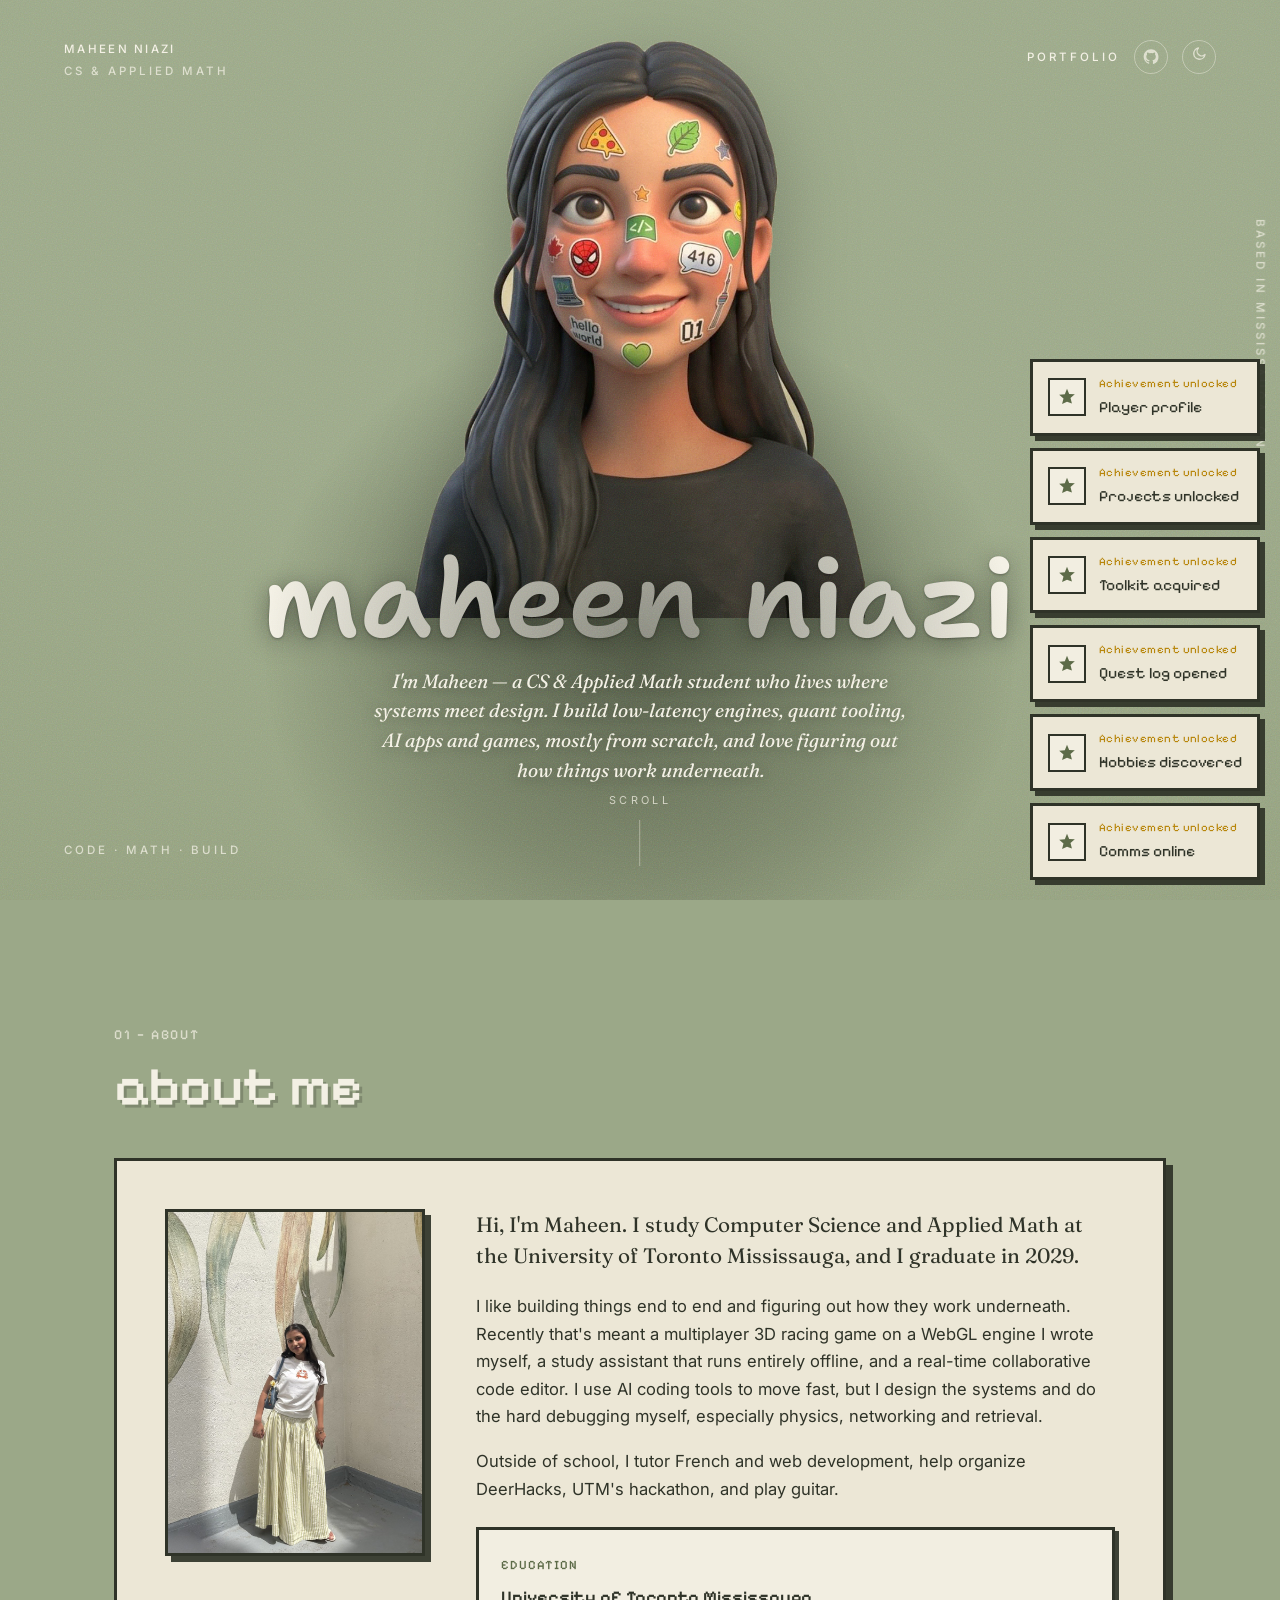
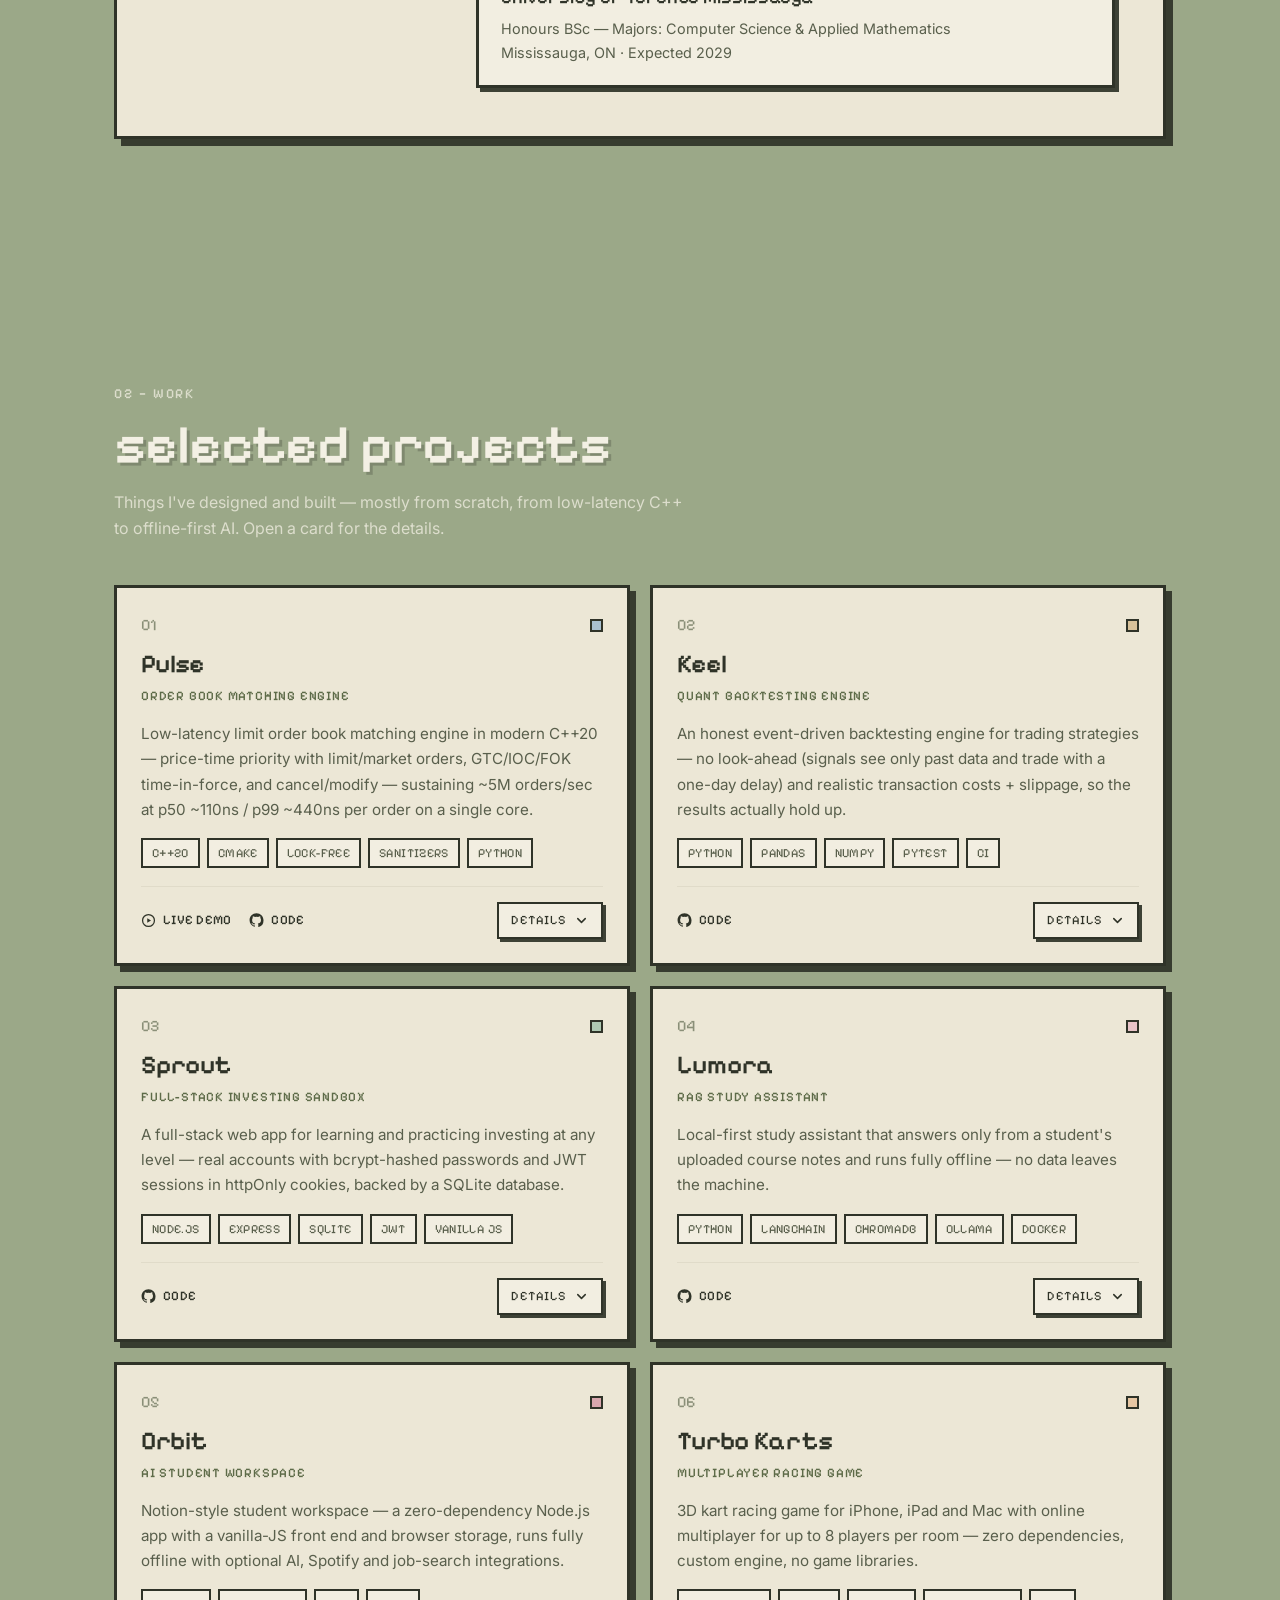
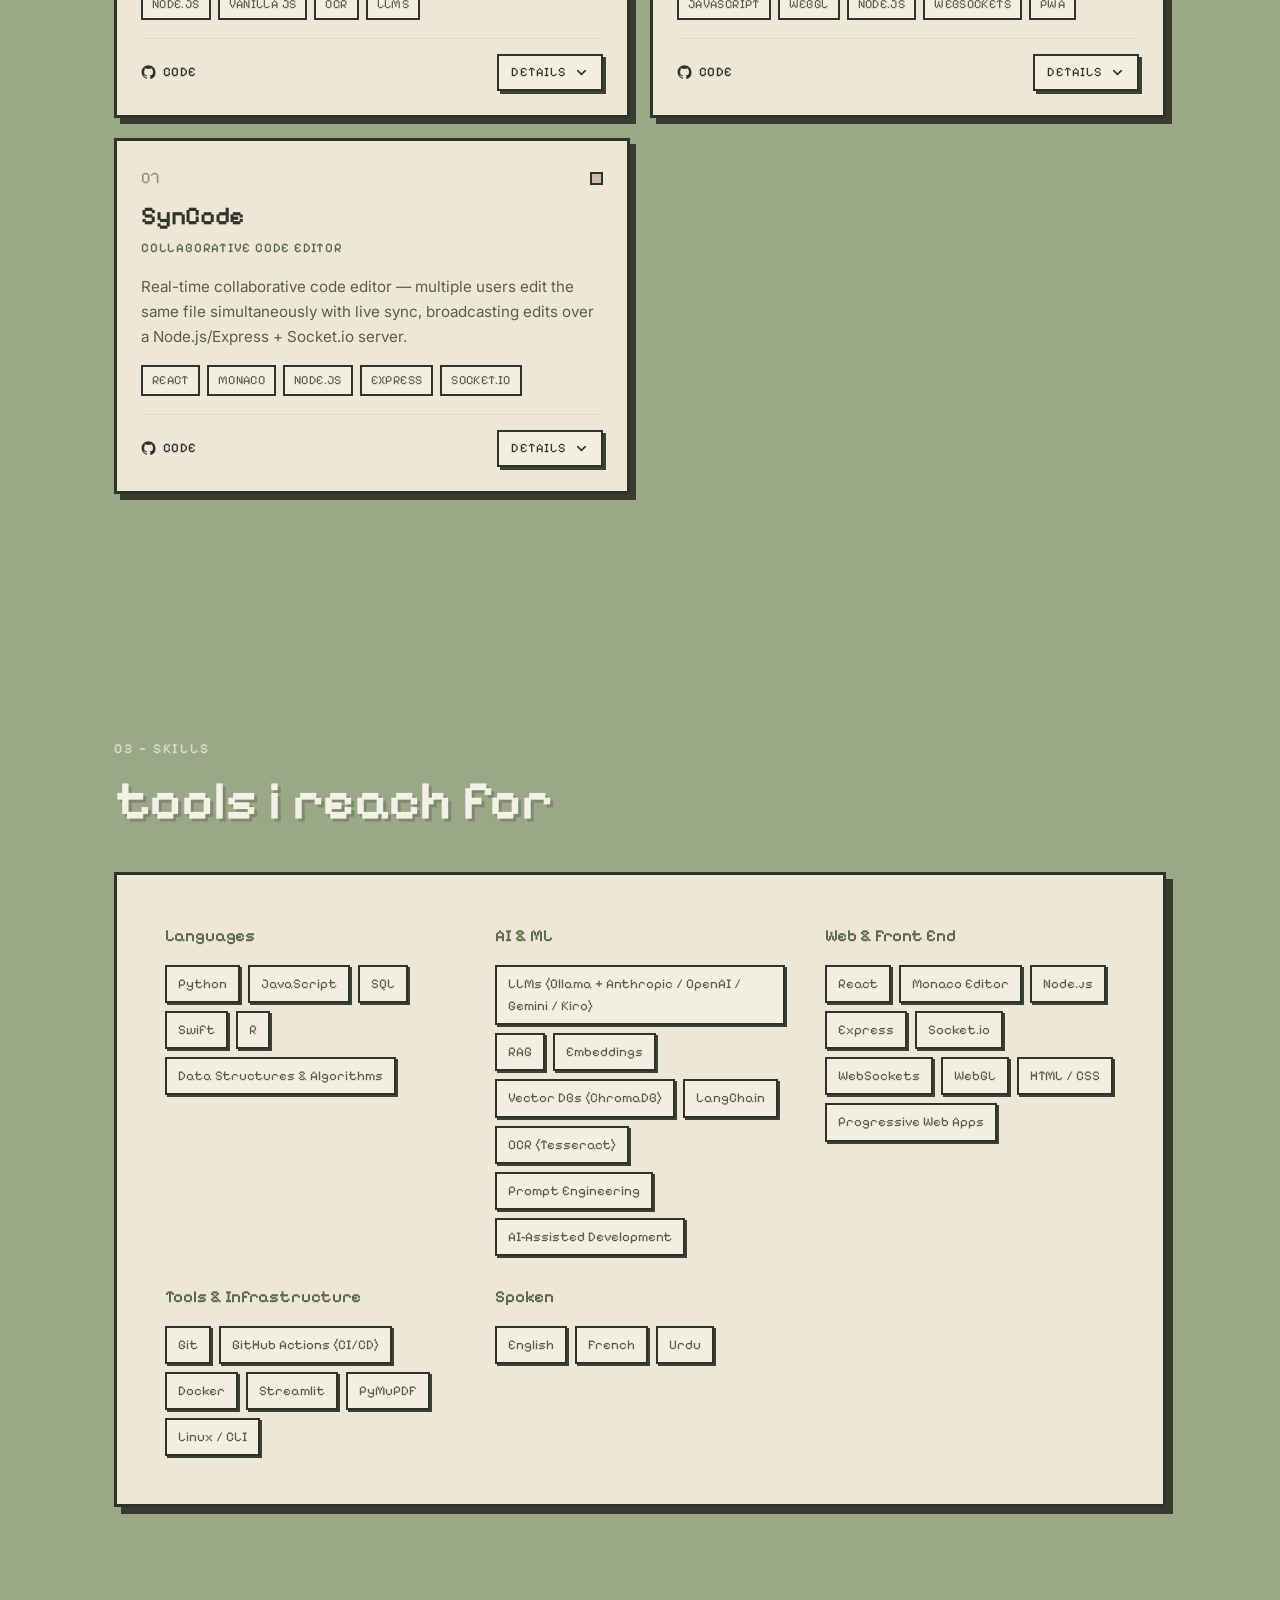
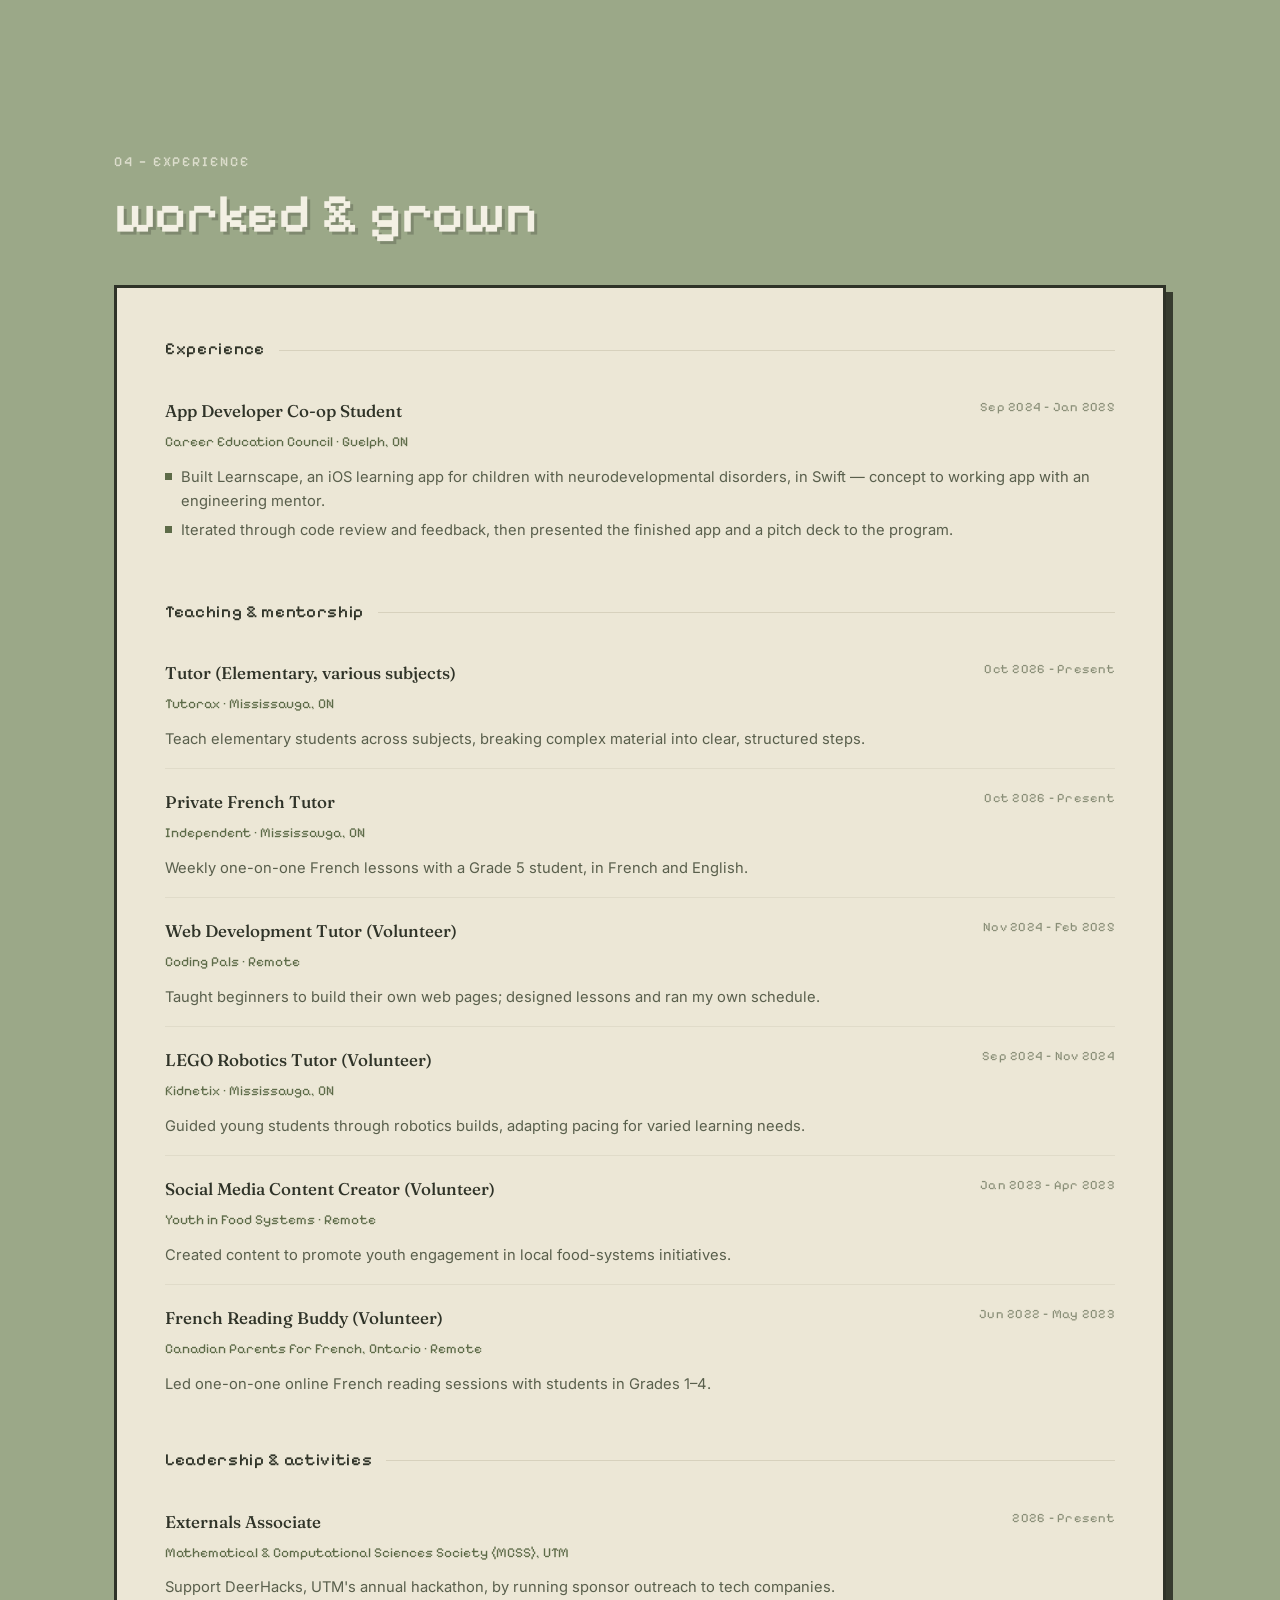
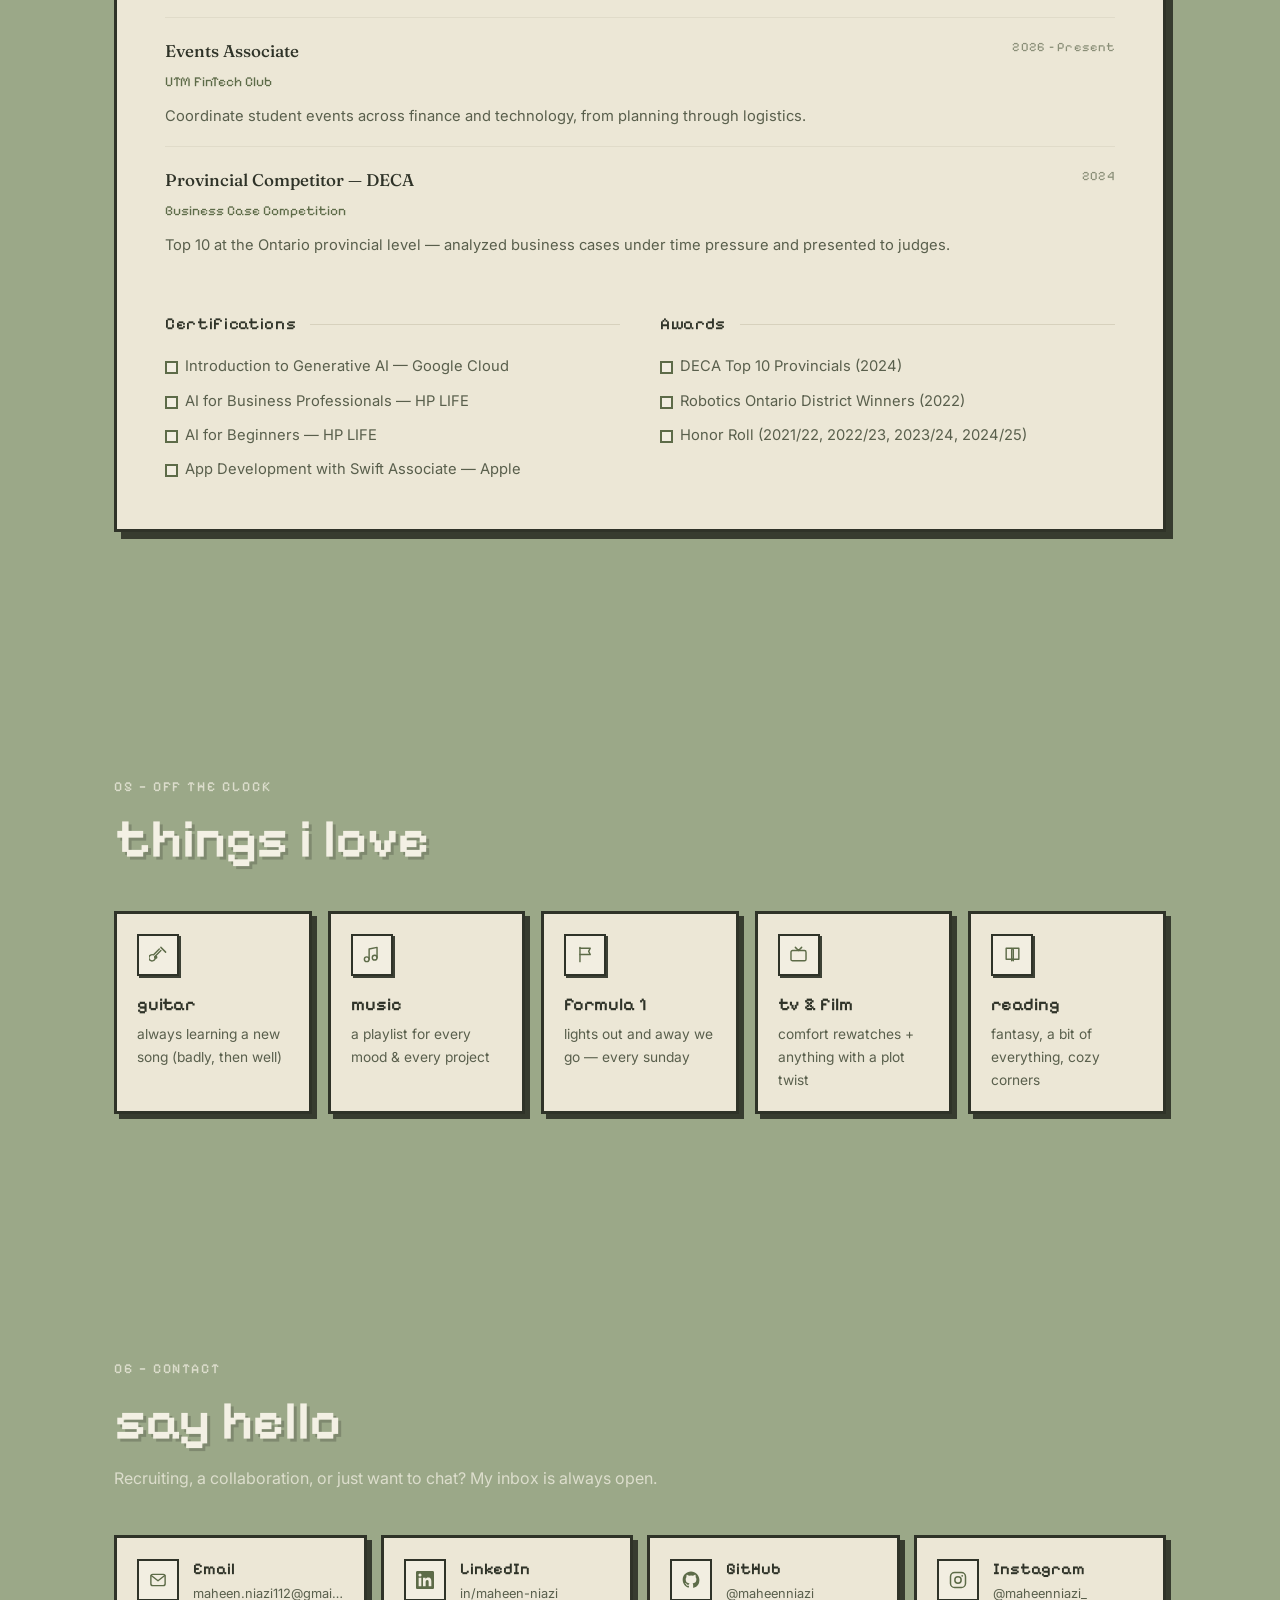
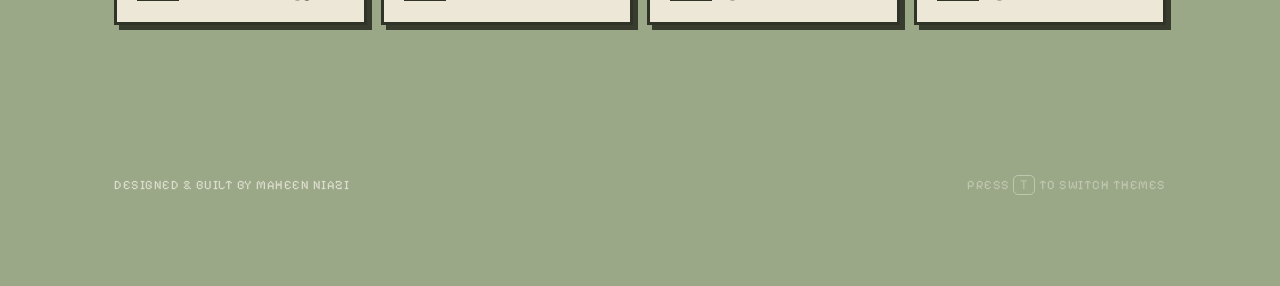
<file: index.html>
<!DOCTYPE html>
<html lang="en" data-theme="light">
<head>
  <meta charset="UTF-8" />
  <meta name="viewport" content="width=device-width, initial-scale=1.0" />
  <title>Maheen Niazi</title>
  <meta name="description" content="Maheen Niazi — CS & Applied Math @ UofT. Low-latency systems, quant tooling, AI apps and games." />
  <meta name="author" content="Maheen Niazi" />
  <meta property="og:title" content="Maheen Niazi" />
  <meta property="og:description" content="CS & Applied Math @ UofT — low-latency systems, quant tooling, AI apps and games." />
  <meta property="og:type" content="website" />

  <link rel="preconnect" href="https://fonts.googleapis.com" />
  <link rel="preconnect" href="https://fonts.gstatic.com" crossorigin />
  <link href="https://fonts.googleapis.com/css2?family=Shantell+Sans:ital,wght@0,500;0,600;0,700;1,500&family=Fraunces:ital,opsz,wght@0,9..144,400;0,9..144,500;1,9..144,400;1,9..144,500&family=Inter:wght@400;500;600&family=Pixelify+Sans:wght@400;500;600;700&display=swap" rel="stylesheet" />
  <link rel="stylesheet" href="styles.css" />
  <link rel="icon" href="data:image/svg+xml,<svg xmlns='http://www.w3.org/2000/svg' viewBox='0 0 100 100'><rect width='100' height='100' rx='22' fill='%239ba888'/><text x='50' y='72' font-size='60' font-family='Georgia,serif' fill='%23f1eee1' text-anchor='middle'>M</text></svg>" />
</head>
<body>
  <a class="skip-link" href="#work">Skip to work</a>
  <div class="grain" aria-hidden="true"></div>

  <!-- ============================ HERO ============================ -->
  <header class="hero" id="top">
    <!-- corner meta labels -->
    <div class="meta meta-tl">
      <span class="meta-name">Maheen Niazi</span>
      <span class="meta-sub">CS &amp; Applied Math</span>
    </div>
    <div class="meta meta-tr">
      <span class="meta-word">Portfolio</span>
      <a class="meta-ic" href="https://github.com/maheenniazi" target="_blank" rel="noopener" aria-label="GitHub" id="hero-gh"></a>
      <button class="meta-ic theme-toggle" id="theme-toggle" aria-label="Toggle light / dark mode" title="Toggle theme (T)"><span class="theme-icon" aria-hidden="true"></span></button>
    </div>
    <div class="meta meta-right"><span>Based in Mississauga, ON</span></div>
    <div class="meta meta-bl"><span>Code · Math · Build</span></div>

    <!-- centerpiece -->
    <div class="stage" id="stage">
      <div class="stage-inner" id="stage-inner">
        <div class="avatar" id="avatar" data-slot="hero">
          <span class="avatar-hint">your avatar floats here</span>
        </div>
        <h1 class="hero-title">maheen&nbsp;niazi</h1>
      </div>
      <p class="hero-intro" id="hero-intro"></p>
    </div>

    <a class="scroll-cue" href="#about" aria-label="Scroll down"><span class="scroll-word">Scroll</span><span class="scroll-line"></span></a>
  </header>

  <main>
    <!-- ============================ ABOUT ============================ -->
    <section id="about" class="section">
      <div class="sec-head">
        <span class="eyebrow">01 — About</span>
        <h2 class="sec-title">about me</h2>
      </div>
      <div class="panel about-grid">
        <figure class="about-photo"><div class="photo-frame" data-slot="about"><span class="slot-hint">add a photo</span></div></figure>
        <div class="about-body">
          <div id="about-text" class="about-text"></div>
          <div class="edu-card" id="education-card"></div>
        </div>
      </div>
    </section>

    <!-- ============================ WORK ============================ -->
    <section id="work" class="section">
      <div class="sec-head">
        <span class="eyebrow">02 — Work</span>
        <h2 class="sec-title">selected projects</h2>
        <p class="sec-intro">Things I've designed and built — mostly from scratch, from low-latency C++ to offline-first AI. Open a card for the details.</p>
      </div>
      <div class="projects" id="projects-grid"></div>
    </section>

    <!-- ============================ SKILLS ============================ -->
    <section id="skills" class="section">
      <div class="sec-head">
        <span class="eyebrow">03 — Skills</span>
        <h2 class="sec-title">tools i reach for</h2>
      </div>
      <div class="panel skills" id="skills-wrap"></div>
    </section>

    <!-- ============================ EXPERIENCE ============================ -->
    <section id="experience" class="section">
      <div class="sec-head">
        <span class="eyebrow">04 — Experience</span>
        <h2 class="sec-title">worked &amp; grown</h2>
      </div>
      <div class="panel">
        <h3 class="sub-head">Experience</h3>
        <div class="timeline" id="experience-list"></div>
        <h3 class="sub-head">Teaching &amp; mentorship</h3>
        <div class="timeline" id="teaching-list"></div>
        <h3 class="sub-head">Leadership &amp; activities</h3>
        <div class="timeline" id="leadership-list"></div>
        <div class="creds">
          <div class="cred-col"><h3 class="sub-head">Certifications</h3><ul id="certs-list" class="cred-list"></ul></div>
          <div class="cred-col"><h3 class="sub-head">Awards</h3><ul id="awards-list" class="cred-list"></ul></div>
        </div>
      </div>
    </section>

    <!-- ============================ INTERESTS ============================ -->
    <section id="interests" class="section">
      <div class="sec-head">
        <span class="eyebrow">05 — Off the clock</span>
        <h2 class="sec-title">things i love</h2>
      </div>
      <div class="interests" id="interests-grid"></div>
    </section>

    <!-- ============================ CONTACT ============================ -->
    <section id="contact" class="section">
      <div class="sec-head">
        <span class="eyebrow">06 — Contact</span>
        <h2 class="sec-title">say hello</h2>
        <p class="sec-intro">Recruiting, a collaboration, or just want to chat? My inbox is always open.</p>
      </div>
      <div class="contact" id="contact-links"></div>
    </section>
  </main>

  <footer class="footer">
    <span>Designed &amp; built by Maheen Niazi</span>
    <span class="footer-hint">Press <kbd>T</kbd> to switch themes</span>
  </footer>

  <!-- gaming HUD: hearts + XP bar that fills as you explore -->
  <div class="hud" id="hud" aria-hidden="true">
    <span class="hud-hearts" id="hud-hearts"></span>
    <span class="hud-xp"><span class="hud-xp-label" id="hud-lvl">LVL 1</span><span class="hud-bar"><i id="hud-fill"></i></span></span>
  </div>

  <!-- achievement toasts -->
  <div class="toast-wrap" id="toast-wrap" aria-live="polite"></div>

  <script src="data.js"></script>
  <script src="main.js"></script>
</body>
</html>
</file>
<file: styles.css>
/* ============================================================
   Maheen Niazi — Portfolio
   Arty editorial · muted sage canvas + film grain
   Shantell Sans (handwritten) · Fraunces (serif) · Inter (UI)
   ============================================================ */

:root {
  --hand: "Shantell Sans", "Comic Sans MS", cursive;
  --serif: "Fraunces", Georgia, serif;
  --sans: "Inter", system-ui, -apple-system, sans-serif;
  --pixel: "Pixelify Sans", "Courier New", monospace;

  --maxw: 1180px;
  --gutter: clamp(20px, 5vw, 72px);
  --radius: 20px;
  --radius-sm: 13px;
  --ease: cubic-bezier(0.22, 1, 0.36, 1);
}

:root, [data-theme="light"] {
  --canvas: #9ba888;        /* muted sage */
  --canvas-2: #93a07e;
  --panel: #ece7d6;         /* cream */
  --panel-2: #f2eee1;
  --ink: #2f3328;
  --ink-soft: #595f4c;
  --ink-faint: #8a8f78;
  --line: #d7d1bd;
  --line-soft: #e0dbc9;
  --accent: #5d6b48;        /* deep olive */
  --accent-2: #7a885f;
  --on-canvas: #f3f0e4;
  --on-canvas-soft: rgba(243, 240, 228, 0.74);
  --on-canvas-faint: rgba(243, 240, 228, 0.42);
  --shadow: rgba(40, 46, 30, 0.16);
  --block: #2f3328;
  --block-sh: rgba(47, 51, 40, 0.92);
  --gold: #b8860b;
  --grass: #6a8f3c;
  --grain-op: 0.5;
  --grain-blend: soft-light;
}

[data-theme="dark"] {
  --canvas: #22271d;
  --canvas-2: #1d2219;
  --panel: #2b3026;
  --panel-2: #313629;
  --ink: #ebe7d8;
  --ink-soft: #b4b19f;
  --ink-faint: #7c7e68;
  --line: #3b4033;
  --line-soft: #343a2d;
  --accent: #adbd8f;
  --accent-2: #c3d0a6;
  --on-canvas: #ebe7d8;
  --on-canvas-soft: rgba(235, 231, 216, 0.72);
  --on-canvas-faint: rgba(235, 231, 216, 0.4);
  --shadow: rgba(0, 0, 0, 0.5);
  --block: #11140d;
  --block-sh: rgba(0, 0, 0, 0.6);
  --gold: #e0c558;
  --grass: #8fbf4f;
  --grain-op: 0.4;
  --grain-blend: overlay;
}

* { box-sizing: border-box; margin: 0; padding: 0; }
html { scroll-behavior: smooth; }
@media (prefers-reduced-motion: reduce) { html { scroll-behavior: auto; } }

body {
  font-family: var(--sans);
  background: var(--canvas);
  color: var(--ink);
  line-height: 1.65;
  -webkit-font-smoothing: antialiased;
  transition: background 0.5s var(--ease), color 0.5s var(--ease);
}
a { color: inherit; text-decoration: none; }
img { display: block; max-width: 100%; }
button { font: inherit; color: inherit; background: none; border: 0; cursor: pointer; }
:focus-visible { outline: 2px solid var(--accent); outline-offset: 3px; border-radius: 3px; }

/* film grain overlay */
.grain {
  position: fixed; inset: 0; z-index: 1; pointer-events: none;
  opacity: var(--grain-op); mix-blend-mode: var(--grain-blend);
  background-image: url("data:image/svg+xml,%3Csvg xmlns='http://www.w3.org/2000/svg' width='160' height='160'%3E%3Cfilter id='n'%3E%3CfeTurbulence type='fractalNoise' baseFrequency='0.82' numOctaves='2' stitchTiles='stitch'/%3E%3C/filter%3E%3Crect width='100%25' height='100%25' filter='url(%23n)'/%3E%3C/svg%3E");
}


.skip-link { position: fixed; top: -60px; left: 16px; z-index: 200; background: var(--accent); color: #fff; padding: 10px 16px; border-radius: 8px; transition: top 0.2s var(--ease); }
.skip-link:focus { top: 16px; }

/* ============================ HERO ============================ */
.hero {
  position: relative; min-height: 100vh; min-height: 100svh; overflow: hidden;
  display: grid; place-items: center; isolation: isolate;
  background:
    radial-gradient(130% 90% at 50% 18%, var(--canvas) 40%, var(--canvas-2) 100%);
}
.meta {
  position: absolute; z-index: 5; color: var(--on-canvas-soft);
  font-size: 0.72rem; letter-spacing: 0.26em; text-transform: uppercase; font-weight: 500;
}
.meta-tl { top: clamp(20px, 3.4vw, 40px); left: var(--gutter); display: grid; gap: 3px; }
.meta-name { color: var(--on-canvas); letter-spacing: 0.2em; }
.meta-tr { top: clamp(20px, 3.4vw, 40px); right: var(--gutter); display: flex; align-items: center; gap: 14px; }
.meta-word { color: var(--on-canvas); }
.meta-ic { width: 34px; height: 34px; display: grid; place-items: center; border: 1px solid var(--on-canvas-faint); border-radius: 50%; color: var(--on-canvas-soft); transition: border-color 0.25s var(--ease), color 0.25s var(--ease), transform 0.4s var(--ease); }
.meta-ic svg { width: 16px; height: 16px; }
.meta-ic:hover { color: var(--on-canvas); border-color: var(--on-canvas); }
.theme-toggle:hover { transform: rotate(20deg); }
.meta-right { top: 50%; right: clamp(10px, 1.6vw, 22px); transform: translateY(-50%) rotate(90deg); transform-origin: right center; }
.meta-bl { bottom: clamp(20px, 3.4vw, 40px); left: var(--gutter); }

.stage { position: relative; z-index: 3; width: 100%; display: grid; place-items: center; text-align: center; padding: 0 var(--gutter); transform: translateY(-5vh); }
.stage-inner { position: relative; display: grid; place-items: center; will-change: transform; perspective: 1100px; perspective-origin: 50% 42%; }
.avatar {
  width: clamp(260px, 42vh, 460px); aspect-ratio: 3 / 3.4; display: grid; place-items: center;
  border-radius: 50% 50% 46% 46% / 60% 60% 40% 40%;
  background: color-mix(in srgb, var(--canvas-2) 70%, #000 6%);
  box-shadow: inset 0 0 80px rgba(0,0,0,0.12);
  overflow: hidden;
}
.avatar.is-cutout { position: relative; width: auto; height: clamp(360px, 66vh, 640px); aspect-ratio: 996 / 1000; background: none; box-shadow: none; border-radius: 0; overflow: visible; }
.avatar-frame { position: absolute; inset: 0; width: 100%; height: 100%; object-fit: contain; opacity: 0; transition: opacity 0.22s var(--ease); filter: drop-shadow(0 30px 40px rgba(0,0,0,0.28)); backface-visibility: hidden; }
.avatar-frame.on { opacity: 1; }
.avatar img { width: 100%; height: 100%; object-fit: cover; }
.avatar.is-cutout img { object-fit: contain; filter: drop-shadow(0 30px 40px rgba(0,0,0,0.28)); }
.avatar-hint { font-family: var(--hand); font-size: 1.1rem; color: var(--on-canvas-soft); }
/* soft scrim behind the lower title + intro so white text reads over the face */
.stage::before {
  content: ""; position: absolute; left: 50%; top: 50%; transform: translate(-50%, -50%);
  width: min(900px, 96vw); height: 150%; z-index: 3; pointer-events: none;
  background: radial-gradient(58% 42% at 50% 72%, rgba(24, 29, 18, 0.5), rgba(24, 29, 18, 0.22) 45%, transparent 72%);
}
.hero-title {
  position: relative; z-index: 4; margin-top: -0.62em;
  font-family: var(--hand); font-weight: 600; color: var(--on-canvas);
  font-size: clamp(2rem, 8.5vw, 7.4rem); line-height: 0.9; letter-spacing: 0.01em; max-width: 100%;
  text-shadow: 0 4px 26px rgba(0, 0, 0, 0.42), 0 1px 3px rgba(0, 0, 0, 0.35);
}
.hero-intro {
  position: relative; z-index: 4; margin: 18px auto 0; max-width: 46ch;
  font-family: var(--serif); font-style: italic; font-weight: 400;
  font-size: clamp(1rem, 2vw, 1.2rem); line-height: 1.55; color: var(--on-canvas);
  text-shadow: 0 2px 16px rgba(0, 0, 0, 0.4);
}
.scroll-cue { position: absolute; bottom: clamp(18px, 3vw, 34px); left: 50%; transform: translateX(-50%); z-index: 5; display: grid; justify-items: center; gap: 10px; color: var(--on-canvas-soft); }
.scroll-word { font-size: 0.68rem; letter-spacing: 0.3em; text-transform: uppercase; }
.scroll-line { width: 1px; height: 46px; background: var(--on-canvas-faint); position: relative; overflow: hidden; }
.scroll-line::after { content: ""; position: absolute; inset: 0; background: var(--on-canvas); transform: translateY(-100%); animation: scrolldrop 2s var(--ease) infinite; }
@keyframes scrolldrop { 0% { transform: translateY(-100%); } 55%, 100% { transform: translateY(100%); } }

/* hero fade-up on load */
.hero .meta, .scroll-cue { opacity: 0; animation: fadeIn 1s var(--ease) 0.5s forwards; }
.avatar, .hero-title, .hero-intro { opacity: 0; animation: riseIn 1.1s var(--ease) forwards; }
.hero-title { animation-delay: 0.15s; }
.hero-intro { animation-delay: 0.3s; }
@keyframes fadeIn { to { opacity: 1; } }
@keyframes riseIn { from { opacity: 0; transform: translateY(26px); } to { opacity: 1; transform: none; } }

/* ============================ SECTIONS ============================ */
main { position: relative; z-index: 2; max-width: var(--maxw); margin: 0 auto; padding: 0 var(--gutter); }
.section { padding: clamp(60px, 10vw, 120px) 0; }
.sec-head { margin-bottom: clamp(26px, 4vw, 44px); }
.eyebrow { font-family: var(--pixel); font-size: 0.86rem; letter-spacing: 0.14em; text-transform: uppercase; color: var(--on-canvas-soft); font-weight: 500; }
.sec-title { font-family: var(--pixel); font-weight: 600; font-size: clamp(2rem, 5.6vw, 3.4rem); line-height: 1.02; color: var(--on-canvas); margin-top: 12px; text-shadow: 3px 3px 0 rgba(0,0,0,0.18); }
.sec-intro { color: var(--on-canvas-soft); margin-top: 16px; max-width: 58ch; font-size: 1rem; }

.panel {
  background: var(--panel); color: var(--ink); border-radius: 0;
  padding: clamp(26px, 4vw, 48px); box-shadow: 7px 7px 0 var(--block-sh);
  border: 3px solid var(--block);
}
.sub-head { font-family: var(--pixel); font-weight: 500; font-size: 1.05rem; letter-spacing: 0.04em; color: var(--ink); margin: 34px 0 16px; display: flex; align-items: center; gap: 14px; }
.sub-head::after { content: ""; flex: 1; height: 1px; background: var(--line); }
.sub-head:first-of-type { margin-top: 0; }

/* reveal */
.reveal { opacity: 0; transform: translateY(20px); transition: opacity 0.7s var(--ease), transform 0.7s var(--ease); }
.reveal.in { opacity: 1; transform: none; }

/* ============================ ABOUT ============================ */
.about-grid { display: grid; grid-template-columns: 260px 1fr; gap: clamp(26px, 4vw, 52px); align-items: start; }
.photo-frame { aspect-ratio: 3/4; border-radius: 0; overflow: hidden; background: var(--panel-2); border: 3px solid var(--block); display: grid; place-items: center; box-shadow: 6px 6px 0 var(--block-sh); }
.photo-frame img { width: 100%; height: 100%; object-fit: cover; }
.slot-hint { font-family: var(--hand); color: var(--ink-faint); }
.about-text p { margin-bottom: 1.05em; font-size: 1.04rem; }
.about-text p:last-child { margin-bottom: 0; }
.about-text .lead { font-family: var(--serif); font-size: 1.3rem; line-height: 1.5; }
.edu-card { margin-top: 24px; padding: 20px 22px; border-radius: 0; background: var(--panel-2); border: 3px solid var(--block); box-shadow: 4px 4px 0 var(--block-sh); }
.edu-card .k { font-family: var(--pixel); font-size: 0.8rem; letter-spacing: 0.08em; text-transform: uppercase; color: var(--accent); font-weight: 500; }
.edu-card h4 { font-family: var(--pixel); font-weight: 600; font-size: 1.12rem; margin: 7px 0 4px; }
.edu-card p { font-size: 0.9rem; color: var(--ink-soft); }

/* ============================ WORK ============================ */
.projects { display: grid; grid-template-columns: repeat(2, 1fr); gap: 20px; }
.project { display: flex; flex-direction: column; background: var(--panel); color: var(--ink); border: 3px solid var(--block); border-radius: 0; padding: 24px; box-shadow: 6px 6px 0 var(--block-sh); transition: transform 0.12s var(--ease), box-shadow 0.12s var(--ease); }
.project:hover { transform: translate(-3px, -3px); box-shadow: 9px 9px 0 var(--block-sh); }
.project-top { display: flex; align-items: center; justify-content: space-between; }
.project-num { font-family: var(--pixel); font-size: 1rem; color: var(--ink-faint); }
.project-dot { width: 13px; height: 13px; border-radius: 0; border: 2px solid var(--block); }
.project-name { font-family: var(--pixel); font-weight: 600; font-size: 1.6rem; line-height: 1.05; margin-top: 12px; color: var(--ink); }
.project-blurb { font-family: var(--pixel); font-size: 0.82rem; font-weight: 500; letter-spacing: 0.06em; text-transform: uppercase; color: var(--accent); margin-top: 8px; }
.project-summary { color: var(--ink-soft); font-size: 0.95rem; margin-top: 14px; }
.project-tags { display: flex; flex-wrap: wrap; gap: 7px; margin-top: 16px; }
.tag { font-family: var(--pixel); font-size: 0.78rem; letter-spacing: 0.03em; text-transform: uppercase; padding: 3px 9px; border-radius: 0; background: var(--panel-2); color: var(--ink-soft); border: 2px solid var(--block); }
.project-details { display: grid; grid-template-rows: 0fr; overflow: hidden; transition: grid-template-rows 0.42s var(--ease); }
.project-details > div { min-height: 0; }
.project.open .project-details { grid-template-rows: 1fr; }
.project-points { list-style: none; margin: 18px 0 2px; }
.project-points li { position: relative; padding-left: 18px; margin-bottom: 10px; font-size: 0.9rem; color: var(--ink-soft); line-height: 1.55; }
.project-points li::before { content: ""; position: absolute; left: 0; top: 9px; width: 6px; height: 6px; border-radius: 50%; background: var(--accent); }
.project-foot { margin-top: 18px; padding-top: 15px; border-top: 1px solid var(--line-soft); display: flex; align-items: center; gap: 18px; flex-wrap: wrap; }
.project-link { font-family: var(--pixel); display: inline-flex; align-items: center; gap: 7px; font-size: 0.82rem; font-weight: 500; letter-spacing: 0.02em; text-transform: uppercase; color: var(--ink); transition: color 0.2s var(--ease); }
.project-link svg { width: 15px; height: 15px; }
.project-link:hover { color: var(--accent); }
.project-toggle { margin-left: auto; display: inline-flex; align-items: center; gap: 7px; font-family: var(--pixel); font-size: 0.8rem; text-transform: uppercase; letter-spacing: 0.04em; color: var(--ink); padding: 6px 12px; background: var(--panel-2); border: 2px solid var(--block); box-shadow: 3px 3px 0 var(--block-sh); transition: transform 0.1s var(--ease), box-shadow 0.1s var(--ease); }
.project-toggle:hover { transform: translate(-1px,-1px); box-shadow: 4px 4px 0 var(--block-sh); }
.project-toggle:active { transform: translate(2px,2px); box-shadow: 1px 1px 0 var(--block-sh); }
.project-toggle .chev { transition: transform 0.35s var(--ease); display: inline-flex; }
.project.open .project-toggle .chev { transform: rotate(180deg); }

/* ============================ SKILLS ============================ */
.skills { display: grid; grid-template-columns: repeat(auto-fit, minmax(230px, 1fr)); gap: 28px 40px; }
.skill-label { font-family: var(--pixel); font-weight: 600; font-size: 1.05rem; display: block; margin-bottom: 14px; color: var(--accent); }
.skill-tags { display: flex; flex-wrap: wrap; gap: 8px; }
.skill-tag { font-family: var(--pixel); font-size: 0.84rem; padding: 6px 11px; border-radius: 0; background: var(--panel-2); border: 2px solid var(--block); color: var(--ink-soft); box-shadow: 2px 2px 0 var(--block-sh); transition: transform 0.1s var(--ease), box-shadow 0.1s var(--ease), color 0.2s; }
.skill-tag:hover { color: var(--ink); transform: translate(-1px,-1px); box-shadow: 3px 3px 0 var(--block-sh); }

/* ============================ EXPERIENCE ============================ */
.timeline { display: grid; gap: 2px; }
.tl-item { display: grid; grid-template-columns: 1fr auto; gap: 5px 24px; padding: 17px 0; border-bottom: 1px solid var(--line-soft); }
.tl-item:last-child { border-bottom: 0; }
.tl-role { font-family: var(--serif); font-weight: 500; font-size: 1.06rem; }
.tl-date { font-family: var(--pixel); font-size: 0.8rem; letter-spacing: 0.02em; color: var(--ink-faint); white-space: nowrap; text-align: right; font-variant-numeric: tabular-nums; }
.tl-org { grid-column: 1 / -1; font-family: var(--pixel); font-size: 0.86rem; color: var(--accent); margin-top: 1px; }
.tl-note { grid-column: 1 / -1; font-size: 0.92rem; color: var(--ink-soft); margin-top: 6px; }
.tl-note ul { list-style: none; }
.tl-note li { position: relative; padding-left: 16px; margin-bottom: 5px; }
.tl-note li::before { content: ""; position: absolute; left: 0; top: 8px; width: 7px; height: 7px; border-radius: 0; background: var(--accent); }
.creds { display: grid; grid-template-columns: 1fr 1fr; gap: 28px 40px; margin-top: 36px; }
.cred-list { list-style: none; display: grid; gap: 10px; }
.cred-list li { position: relative; padding-left: 20px; font-size: 0.92rem; color: var(--ink-soft); }
.cred-list li::before { content: ""; position: absolute; left: 0; top: 7px; width: 9px; height: 9px; border: 2px solid var(--accent); border-radius: 0; background: var(--panel-2); }

/* ============================ INTERESTS ============================ */
.interests { display: grid; grid-template-columns: repeat(auto-fit, minmax(180px, 1fr)); gap: 16px; }
.interest { background: var(--panel); color: var(--ink); border: 3px solid var(--block); border-radius: 0; padding: 20px; box-shadow: 5px 5px 0 var(--block-sh); transition: transform 0.12s var(--ease), box-shadow 0.12s var(--ease); }
.interest:hover { transform: translate(-3px,-3px); box-shadow: 8px 8px 0 var(--block-sh); }
.interest-icon { width: 42px; height: 42px; border-radius: 0; display: grid; place-items: center; background: var(--panel-2); color: var(--accent); margin-bottom: 14px; border: 2px solid var(--block); box-shadow: 2px 2px 0 var(--block-sh); }
.interest-icon svg { width: 19px; height: 19px; }
.interest h4 { font-family: var(--pixel); font-weight: 600; font-size: 1.12rem; }
.interest p { font-size: 0.86rem; color: var(--ink-soft); margin-top: 4px; }

/* ============================ CONTACT ============================ */
.contact { display: flex; flex-wrap: wrap; gap: 14px; }
.contact-card { display: flex; align-items: center; gap: 14px; padding: 18px 20px; border: 3px solid var(--block); border-radius: 0; background: var(--panel); color: var(--ink); flex: 1 1 240px; min-width: 0; box-shadow: 5px 5px 0 var(--block-sh); transition: transform 0.12s var(--ease), box-shadow 0.12s var(--ease); }
.contact-card:hover { transform: translate(-3px,-3px); box-shadow: 8px 8px 0 var(--block-sh); }
.contact-card:active { transform: translate(2px,2px); box-shadow: 2px 2px 0 var(--block-sh); }
.contact-ic { width: 42px; height: 42px; flex: none; border-radius: 0; display: grid; place-items: center; background: var(--panel-2); color: var(--accent); border: 2px solid var(--block); }
.contact-ic svg { width: 18px; height: 18px; }
.contact-meta { min-width: 0; display: flex; flex-direction: column; }
.contact-label { font-family: var(--pixel); font-weight: 600; font-size: 1.02rem; }
.contact-sub { font-size: 0.8rem; color: var(--ink-soft); overflow: hidden; text-overflow: ellipsis; white-space: nowrap; }

/* ============================ FOOTER ============================ */
.footer { font-family: var(--pixel); max-width: var(--maxw); margin: 0 auto; padding: 30px var(--gutter) 90px; position: relative; z-index: 2; display: flex; justify-content: space-between; gap: 14px; flex-wrap: wrap; font-size: 0.8rem; letter-spacing: 0.04em; text-transform: uppercase; color: var(--on-canvas-soft); }
.footer-hint { color: var(--on-canvas-faint); }
kbd { font-family: var(--sans); letter-spacing: 0; text-transform: none; font-size: 0.74rem; padding: 2px 6px; border: 1px solid var(--on-canvas-faint); border-radius: 5px; }

/* ============================ RESPONSIVE ============================ */
@media (max-width: 860px) {
  .projects { grid-template-columns: 1fr; }
  .about-grid { grid-template-columns: 1fr; }
  .about-photo { max-width: 280px; }
  .creds { grid-template-columns: 1fr; }
}
@media (max-width: 600px) {
  .meta-right { display: none; }
  .avatar.is-cutout { height: clamp(260px, 44vh, 380px); }
  .stage-inner, .hero-intro { max-width: 100%; }
  .meta { font-size: 0.64rem; letter-spacing: 0.2em; }
  .tl-item { grid-template-columns: 1fr; }
  .tl-date { text-align: left; }
}
@media (prefers-reduced-motion: reduce) {
  *, *::before, *::after { animation: none !important; transition-duration: 0.01ms !important; }
  .avatar, .hero-title, .hero-intro, .meta, .scroll-cue, .reveal { opacity: 1 !important; transform: none !important; }
}

/* ============================================================
   GAMING LAYER — HUD, achievement toasts, pixel cursor
   ============================================================ */

/* bottom HUD: hearts + XP bar (fills as you scroll the content) */
.hud {
  position: fixed; left: var(--gutter); bottom: 16px; transform: translateY(160%); z-index: 94;
  display: flex; align-items: center; gap: 14px; padding: 9px 15px;
  font-family: var(--pixel); font-size: 0.82rem; color: var(--on-canvas);
  background: color-mix(in srgb, var(--canvas) 86%, #000 6%);
  border: 3px solid var(--block); box-shadow: 4px 4px 0 var(--block-sh);
  transition: transform 0.4s var(--ease), opacity 0.4s; opacity: 0;
}
.hud.show { transform: translateY(0); opacity: 1; }
.hud-hearts { letter-spacing: 2px; font-size: 0.95rem; line-height: 1; }
.hud-hearts .heart { color: #d2473b; }
.hud-hearts .heart.empty { color: var(--on-canvas-faint); }
.hud-xp { display: flex; align-items: center; gap: 9px; }
.hud-xp-label { color: var(--gold); white-space: nowrap; }
.hud-bar { width: clamp(90px, 18vw, 180px); height: 12px; background: color-mix(in srgb, var(--canvas-2) 60%, #000 18%); border: 2px solid var(--block); padding: 1px; }
.hud-bar i { display: block; height: 100%; width: 0%; background: var(--grass); box-shadow: inset 0 2px 0 rgba(255,255,255,0.22); transition: width 0.2s var(--ease); }
@media (max-width: 680px) { .hud { display: none; } }

/* achievement toasts */
.toast-wrap { position: fixed; right: 20px; bottom: 20px; z-index: 95; display: grid; gap: 12px; pointer-events: none; }
.toast {
  display: flex; align-items: center; gap: 13px; min-width: 230px; padding: 12px 15px;
  background: var(--panel); color: var(--ink);
  border: 3px solid var(--block); box-shadow: 5px 5px 0 var(--block-sh);
  transform: translateX(130%); opacity: 0; transition: transform 0.5s var(--ease), opacity 0.4s;
}
.toast.show { transform: none; opacity: 1; }
.toast-ic { width: 38px; height: 38px; flex: none; display: grid; place-items: center; font-size: 1.1rem; background: var(--panel-2); border: 2px solid var(--block); }
.toast-ic svg { width: 20px; height: 20px; color: var(--accent); }
.toast-txt { display: grid; gap: 2px; min-width: 0; }
.toast-t { font-family: var(--pixel); font-size: 0.72rem; letter-spacing: 0.04em; color: var(--gold); }
.toast-m { font-family: var(--pixel); font-size: 0.98rem; color: var(--ink); white-space: nowrap; }
@media (max-width: 680px) { .toast-wrap { right: 12px; bottom: 12px; left: 12px; } .toast { min-width: 0; } .toast-m { white-space: normal; } }

@media (prefers-reduced-motion: reduce) {
  .hud { transition: opacity 0.2s; }
  .toast { transition: opacity 0.3s; transform: none; }
}

/* pixel font: no ligatures (keeps "film", "fi" readable) */
.sec-title, .eyebrow, .sub-head, .project-name, .project-num, .project-blurb, .tag,
.skill-label, .skill-tag, .interest h4, .contact-label, .project-toggle, .project-link,
.tl-org, .tl-date, .edu-card .k, .edu-card h4, .hud, .toast-t, .toast-m, .footer {
  font-variant-ligatures: none; font-feature-settings: "liga" 0, "clig" 0, "calt" 0;
}
</file>
